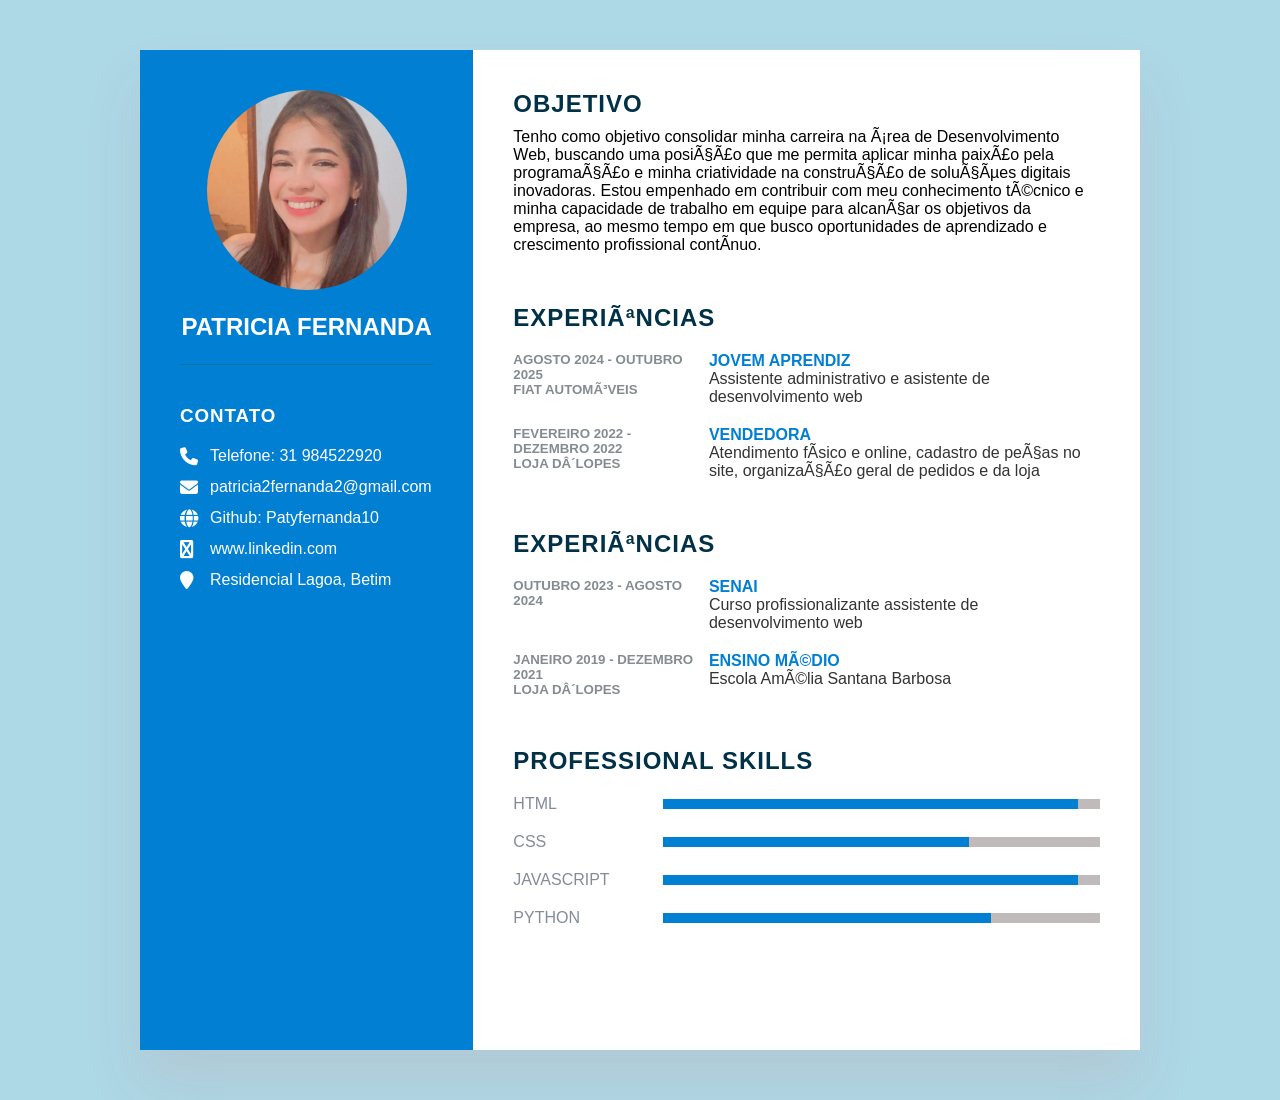
<file: index.html>
<!DOCTYPE html>
<html lang="en">
<head>
    <meta name="viewport" content="width=device-width, initial-scale=1.0">
    <link rel="stylesheet" href="https://cdnjs.cloudflare.com/ajax/libs/font-awesome/6.5.1/css/all.min.css" integrity="sha512-DTOQO9RWCH3ppGqcWaEA1BIZOC6xxalwEsw9c2QQeAIftl+Vegovlnee1c9QX4TctnWMn13TZye+giMm8e2LwA==" crossorigin="anonymous" referrerpolicy="no-referrer" />
    <title>CV or Remuse Design</title>
    <link rel="stylesheet" href="style.css">
</head>
<body>
    <div class="container">
        <div class="left_Side">
            <div class="profileText">
                <div class="imgBx">
                    <img src="WhatsApp Image 2024-03-24 at 13.18.41.jpeg" alt="foto de perfil">
                </div>
                <h2>Patricia Fernanda<br></h2>
            </div>
            <div class="contactInfo">
            <h3 class="title">Contato</h3>
            <ul>
                <li>
                    <span class="icon"><i class="fa fa-phone" aria-hidden="true"></i></span>
                    <span class="text">Telefone: 31 984522920</span>
                </li>
                <li>
                    <span class="icon"><i class="fa fa-envelope" aria-hidden="true"></i></span>
                    <span class="text">patricia2fernanda2@gmail.com</span>
                </li>
                <li>
                    <span class="icon"><i class="fa fa-globe" aria-hidden="true"></i></span>
                    <span class="text">Github: Patyfernanda10</span>
                </li>
                <li>
                    <span class="icon"><i class="fa fa-linkedin" aria-hidden="true"></i></span>
                    <span class="text">www.linkedin.com</span>
                </li>
                <li>
                    <span class="icon"><i class="fa fa-map-marker" aria-hidden="true"></i></span>
                    <span class="text">Residencial Lagoa, Betim</span>
                </li>
            </ul>
        </div>
        
    </div>
  <div class="right_Side">
  <div class="about">
    <h2 class="title2">Objetivo</h2>
    Tenho como objetivo consolidar minha carreira na área de Desenvolvimento Web, buscando uma posição que 
     me permita aplicar minha paixão pela programação e minha criatividade na construção de soluções digitais 
     inovadoras. Estou empenhado em contribuir com meu conhecimento técnico e minha capacidade de trabalho em 
     equipe para alcançar os objetivos da empresa, ao mesmo tempo em que busco oportunidades de aprendizado e 
     crescimento profissional contínuo.</div>
  <div class="about">
    <h2 class="title2">Experiências</h2>
    <div class="box">
        <div class="year_company">
<h5>Agosto 2024 - Outubro 2025</h5>
<h5>FIAT Automóveis</h5>
        </div>
        <div class="text">
        <h4>Jovem Aprendiz</h4>
        <p>Assistente administrativo e asistente de desenvolvimento web</div>
</div>
  <div class="box">
    <div class="year_company">
<h5>Fevereiro 2022 - Dezembro 2022</h5>
<h5>Loja D´Lopes</h5>
    </div>
    <div class="text">
    <h4>Vendedora</h4>
    <p>Atendimento físico e online, cadastro de peças no site, organização geral de pedidos e da loja </p>
</div>
</div>
</div>

<div class="about">
    <h2 class="title2">Experiências</h2>
    <div class="box">
        <div class="year_company">
<h5>Outubro 2023 - Agosto 2024</h5>
        </div>
        <div class="text">
        <h4>SENAI</h4>
        <p>Curso profissionalizante assistente de desenvolvimento web</div>
</div>
  <div class="box">
    <div class="year_company">
<h5>Janeiro 2019 - Dezembro 2021</h5>
<h5>Loja D´Lopes</h5>
    </div>
    <div class="text">
    <h4>Ensino Médio</h4>
    <p>Escola Amélia Santana Barbosa </p>
</div>
</div>
</div>

<div class="about skills">
    <h2 class="title2">Professional Skills</h2>
<div class="box">
    <h4>Html</h4>
    <div class="percent">
    <div style="width:95%;"></div>
</div>
</div>
<div class="box">
    <h4>CSS</h4>
    <div class="percent">
    <div style="width: 70%;"></div>
</div>
</div>
<div class="box">
    <h4>JAVASCRIPT</h4>
    <div class="percent">
    <div style="width: 95%;"></div>
</div>
</div>
<div class="box">
    <h4>PYTHON</h4>
    <div class="percent">
    <div style="width:75%;"></div>
</div>
</div>
</div>
</body>
</html>
</file>
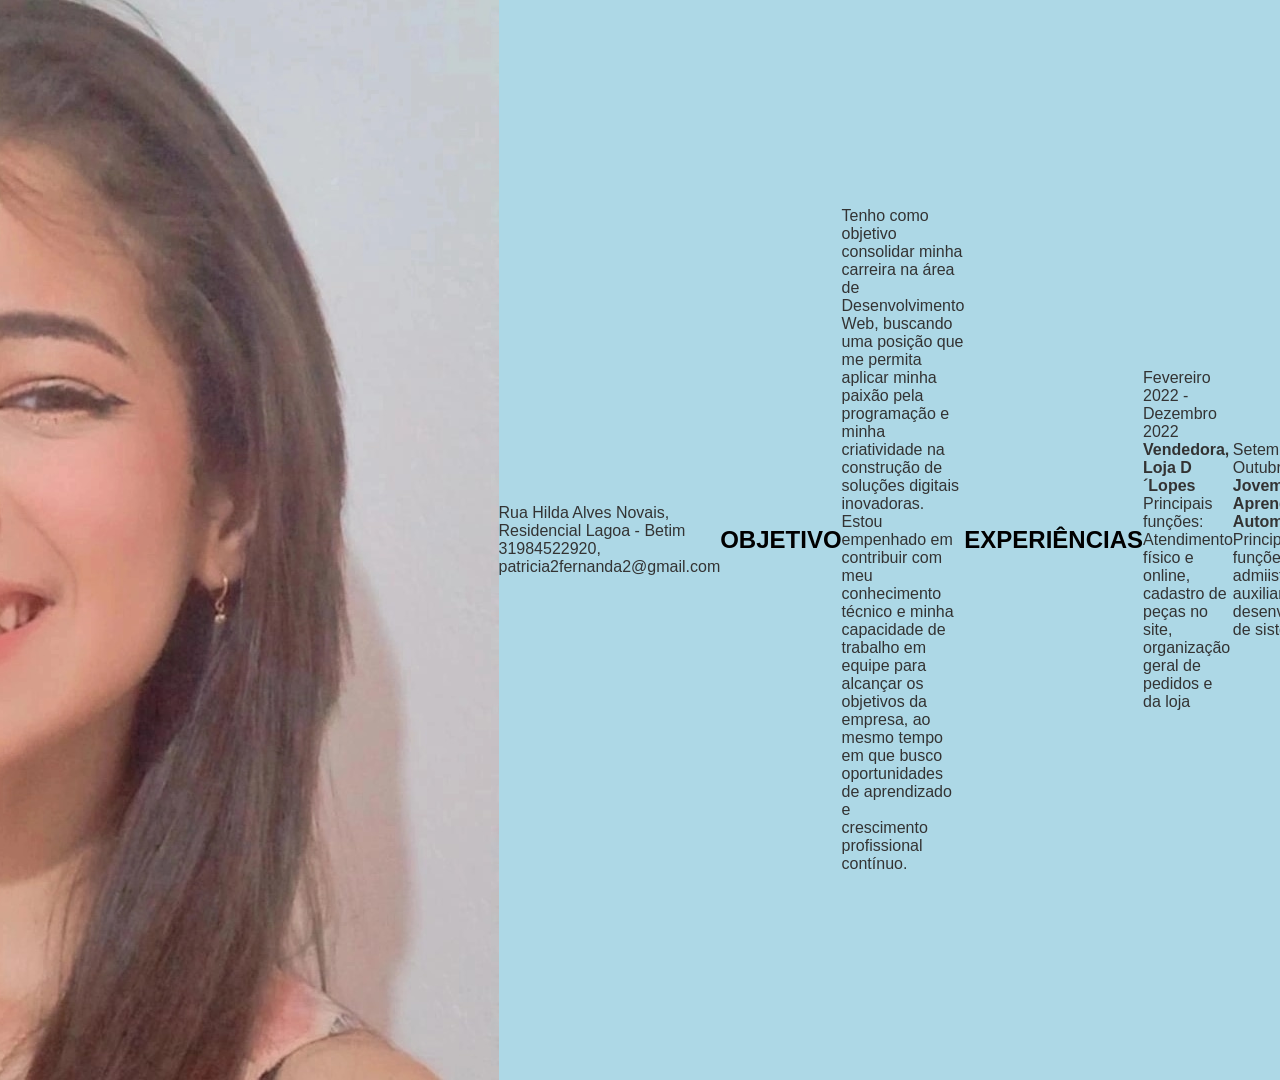
<file: lindex.html>
<!DOCTYPE html>
<html lang="pt-br">

<head>
    <meta charset="UTF-8">
    <meta name="viewport" content="width=device-width, initial-scale=1.0">
    <title>Currículo Patricia Fernanda</title>
   <link rel="stylesheet" href="style.css">
</head>

<body>
    

<h1> PATRICIA FERNANDA </h1>  
     <img src="WhatsApp Image 2024-03-24 at 13.18.39.jpeg" alt="foto de perfil"> </div>
     <p> Rua Hilda Alves Novais, Residencial Lagoa - Betim <br>
    31984522920, <br>patricia2fernanda2@gmail.com <br></p>
    
        
    <h2>OBJETIVO</h2>
    <p>Tenho como objetivo consolidar minha carreira na área de Desenvolvimento Web, buscando uma posição que <br>
     me permita aplicar minha paixão pela programação e minha criatividade na construção de soluções digitais <br>
     inovadoras. Estou empenhado em contribuir com meu conhecimento técnico e minha capacidade de trabalho em <br>
     equipe para alcançar os objetivos da empresa, ao mesmo tempo em que busco oportunidades de aprendizado e <br>
     crescimento profissional contínuo.
    </p>
    <h2>EXPERIÊNCIAS</h2>
        <p>Fevereiro 2022 - Dezembro 2022 <br>
        <b>Vendedora, Loja D´Lopes</b> <br>
        Principais funções: Atendimento físico e online, cadastro de peças no site, organização geral de pedidos e da loja </p>
        <p></p>
        <p>Setembro 2024 - Outubro 2025 <br>
        <b>Jovem Aprendiz, FIAT Automóveis</b> <br>
        Principais funções: Auxiliar admiistrativo, auxiliar no desenvolvimento de sistemas</p>

    <h2>FORMAÇÃO</h2>
         <p> Janeiro 2019 - Desembro 2021 <br>   
        <b>Ensino Médio: Escola Amélia Santana Barbosa</b></p>
        <p> Outubro 2023 - Setembro 2024 <br>
        <b> Curso profissionalizante de desenvolvimento Web: SENAI/P7</b></p>

    <h2>PONTOS FORTES</h2>
    <p>-Trabalho em equipe</p>
    <p>-Criatividade</p>
    <p>-Proatividade </p 

</body>
</html>
</file>
<file: style.css>
* 
{ 
    margin:0;
    padding:0;
    box-sizing:border-box;
    font-family: 'Poppins', sans-serif;

}
body
{
    background: lightblue;
    display: flex;
    justify-content: center;
    align-items: center;
    min-height:100vh;
}
.container
{
    position: relative;
    width: 100%;
    max-width: 1000px;
    min-height: 1000px;
    background: #fff;
    margin:50px;
    display: grid;
    grid-template-columns: 1fr 2fr ;
    box-shadow: 0 35px 55px rgba(211, 68, 68, 0.1);
}
.container .left_Side
{
    position: relative;
    background: rgb(0, 127, 211);
    padding: 40px;
}
.profileText
{
    position: relative;
    display:flex;
    flex-direction: column;
    align-items: center;
    padding-bottom: 20px;
    border-bottom: 1px solid  rgb(0, 120, 160);
}
.profileText .imgBx
{
    position:relative;
    width: 200px;
    height:200px;
    border-radius: 50%;
    overflow:hidden;

}
.profileText .imgBx img
{
    position: absolute;
    top: 0;
    left: 0;
    width: 100%;
    height: 100%;
    object-fit: cover;
}
.profileText h2
{
    color: #fff;
    font-size: 1.5em;
    margin-top: 20px;
    text-transform: uppercase;
    text-align: center;
    font-weight: 600;
    line-height: 1.4em;
}
.profileText h2 span
{
    font-size: 0.8em;
    font-style: 300;
}
.contactInfo
{
    padding-top: 40px ;
}
.title
{
    color: #fff;
    text-transform: uppercase;
    font-weight: 600;
    letter-spacing: 1px;
    margin-bottom: 20px;

}

.contactInfo ul
{
position: relative;
}
.contactInfo ul li
{
position: relative;
list-style: none;
margin: 10px 0;
cursor: pointer;
width: 100%;
display: flex;
}
.contactInfo ul li .icon
{
    display: inline-block;
    width: 30px;
    font-size: 18px;
    color: #fff
}
.contactInfo ul li span
{
    color: #fff;
    font-weight: 300;
}
.contactInfo.education li
{
margin-bottom: 15px;

}
.contactInfo.education h5
{
    color: #fff;
    font-weight: 500;
}
.contactInfo.education h4
{
    color: rgb(252, 248, 248);
    font-weight: 500;
}
.contactInfo.education h4:nth-child(2)
{
color: #fff;
font-weight: 300;
}
.contactInfo.language .percent
{
    position: relative;
    width: 100%;
    height: 6px;
    background: #fff#f18384;
    display: block;
    margin-top: 5px;
}
.contactInfo.language .percent div
{
    position: absolute;
    top: 0;
    left: 0;
    height: 100%;
    background: rgb(0, 106, 141);
}
.container .right_Side
{
    position: relative;
    background: #fff;
    padding: 40px;
}
.about 
{
    margin-bottom: 50px;

}
.about:last-child
{
    margin-bottom: 0;
}
.title2
{
    color:#003147;
    text-transform: uppercase;
    letter-spacing: 1px;
    margin-bottom: 10px;
}
p
{
    color: #333;
}
.about .box
{
    display:flex ;
    flex-direction: row;
    margin: 20px 0;
}
.about .box .year_company
{
    width: 40%;
}
.about .box .year_company h5
{
    text-transform: uppercase;
    color: #848c90;
    font-weight: 600;
}
.about .box .text h4{
    text-transform: uppercase;
    color: rgb(0, 127, 211);
    font-size: 16px;
}
.about .box .text {
    width: 80%;
}
.skills .box
{
    position: relative;
    width: 100%;
    display:grid;
    grid-template-columns: 150px 1fr;
    justify-content: center;
align-items: center;
}
.skills .box h4
{
    text-transform: uppercase;
    color: #848c99;
    font-weight: 500;

}
.skills .box .percent
{
    position: relative;
    width: 100%;
    height: 10px;
background: #c1baba;
}
.skills .box .percent div 
{
position: absolute;
top: 0;
left: 00;
height: 100%;
background: rgb(0, 127, 211);
}
.interest ul{
    display: grid;
    grid-template-columns: repeat(4,1fr);
}
.interest ul li 
{
    list-style: none;
    color: #333;
    font-weight: 500;
    margin: 10px 0;
}
.interest ul li .fa 
{
    color: rgb(0, 127, 211);
    font-size: 18px;
    width: 20px;
}
span .icon{
    width: 10%;
}
span .text{
    width: 80%;
}
</file>
